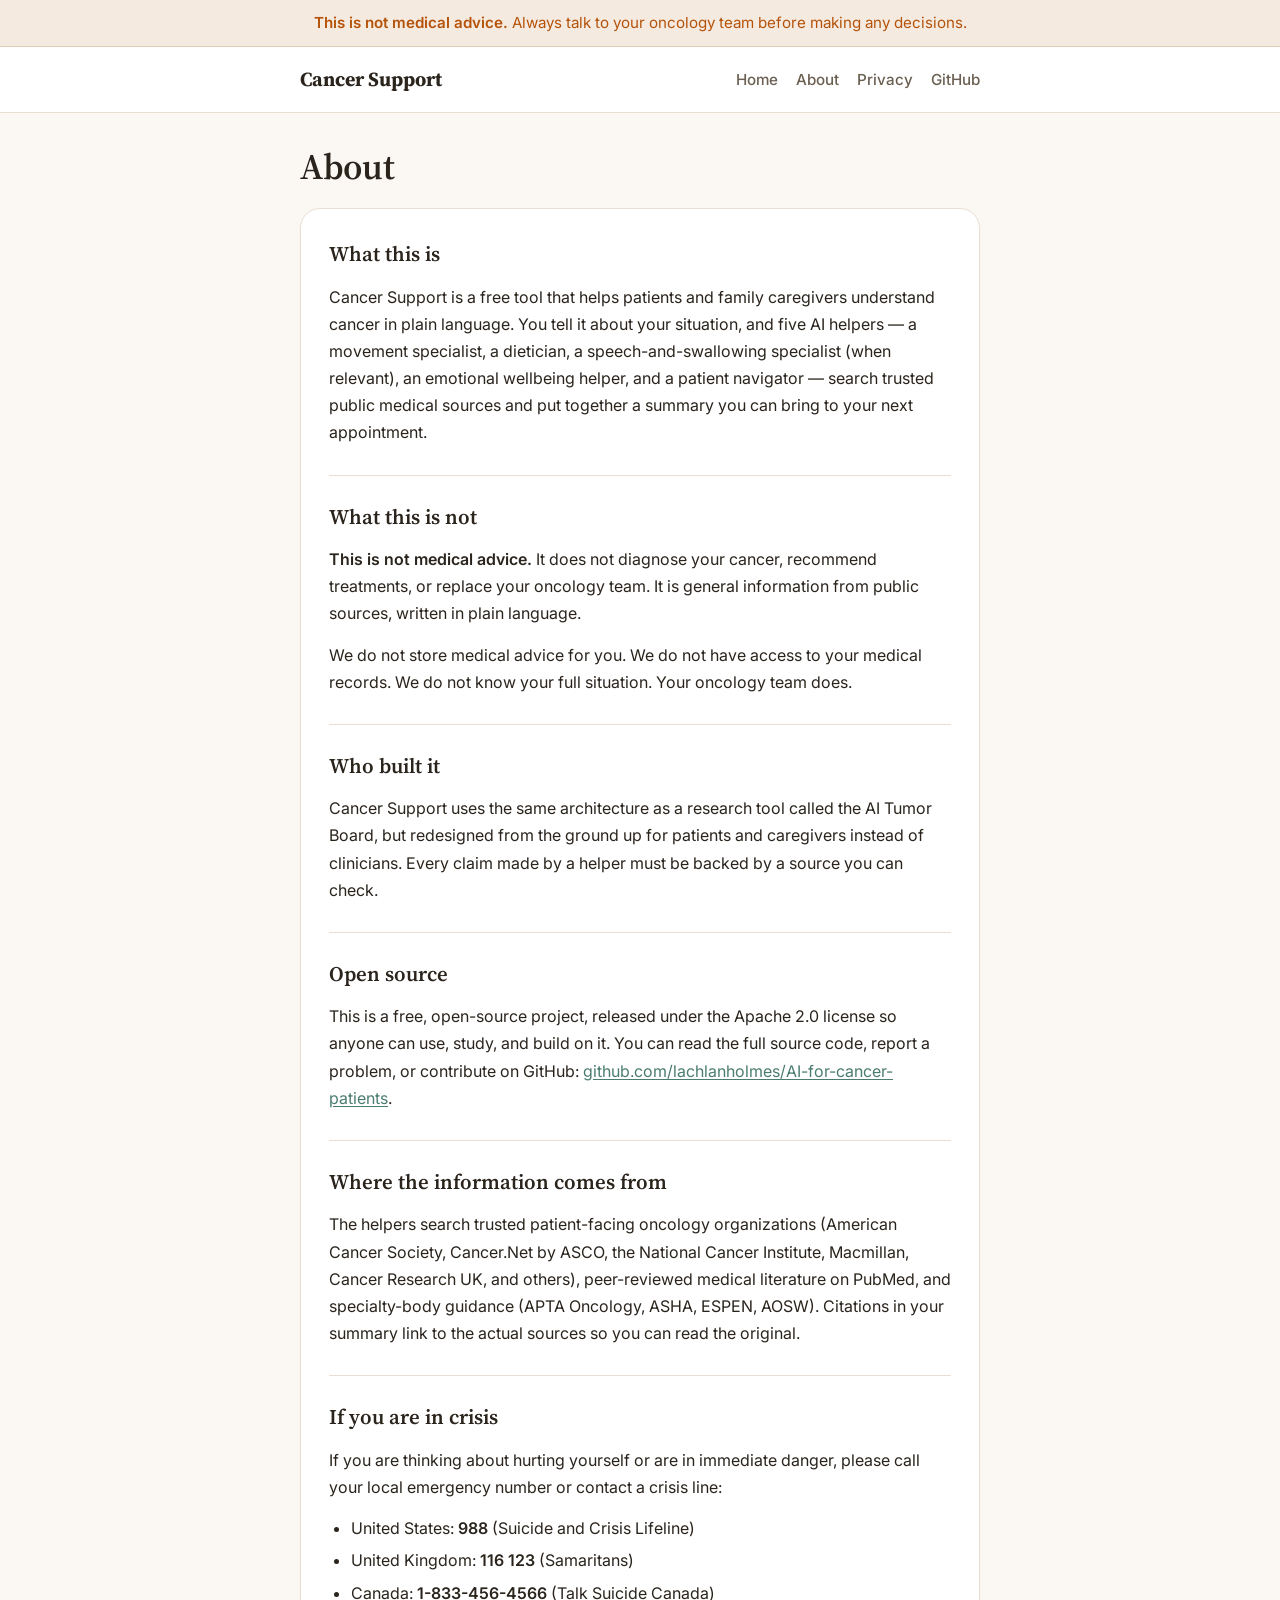
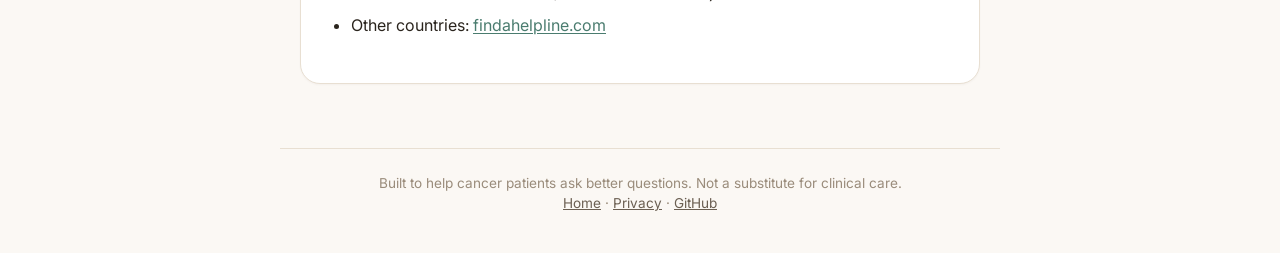
<file: static/about.html>
<!DOCTYPE html>
<html lang="en">
<head>
  <meta charset="UTF-8" />
  <meta name="viewport" content="width=device-width, initial-scale=1" />
  <title>About — Cancer Support</title>
  <link rel="stylesheet" href="/static/styles.css" />
  <link rel="preconnect" href="https://fonts.googleapis.com" />
  <link rel="preconnect" href="https://fonts.gstatic.com" crossorigin />
  <link href="https://fonts.googleapis.com/css2?family=Inter:wght@400;500;600;700&family=Source+Serif+4:opsz,wght@8..60,400;8..60,600;8..60,700&display=swap" rel="stylesheet" />
</head>
<body>
  <div class="disclaimer-banner" role="region" aria-label="Important notice">
    <strong>This is not medical advice.</strong> Always talk to your oncology team before making any decisions.
  </div>

  <header class="topbar" role="banner">
    <div class="topbar-inner">
      <a href="/" class="brand">Cancer Support</a>
      <nav aria-label="Primary">
        <a href="/">Home</a>
        <a href="/about">About</a>
        <a href="/privacy">Privacy</a>
        <a href="https://github.com/lachlanholmes/AI-for-cancer-patients" target="_blank" rel="noopener">GitHub</a>
      </nav>
    </div>
  </header>

  <main>
    <h1 class="hero-h1">About</h1>

    <article class="result-markdown" style="margin-top:20px">
      <h2>What this is</h2>
      <p>
        Cancer Support is a free tool that helps patients and family caregivers understand
        cancer in plain language. You tell it about your situation, and five AI helpers
        — a movement specialist, a dietician, a speech-and-swallowing specialist (when
        relevant), an emotional wellbeing helper, and a patient navigator — search trusted
        public medical sources and put together a summary you can bring to your next
        appointment.
      </p>

      <h2>What this is not</h2>
      <p>
        <strong>This is not medical advice.</strong> It does not diagnose your cancer,
        recommend treatments, or replace your oncology team. It is general information
        from public sources, written in plain language.
      </p>
      <p>
        We do not store medical advice for you. We do not have access to your medical
        records. We do not know your full situation. Your oncology team does.
      </p>

      <h2>Who built it</h2>
      <p>
        Cancer Support uses the same architecture as a research tool called the AI Tumor
        Board, but redesigned from the ground up for patients and caregivers instead of
        clinicians. Every claim made by a helper must be backed by a source you can check.
      </p>

      <h2>Open source</h2>
      <p>
        This is a free, open-source project, released under the Apache 2.0 license so anyone
        can use, study, and build on it. You can read the full source code, report a problem,
        or contribute on GitHub:
        <a href="https://github.com/lachlanholmes/AI-for-cancer-patients" target="_blank" rel="noopener">github.com/lachlanholmes/AI-for-cancer-patients</a>.
      </p>

      <h2>Where the information comes from</h2>
      <p>
        The helpers search trusted patient-facing oncology organizations
        (American Cancer Society, Cancer.Net by ASCO, the National Cancer Institute,
        Macmillan, Cancer Research UK, and others), peer-reviewed medical literature
        on PubMed, and specialty-body guidance (APTA Oncology, ASHA, ESPEN, AOSW).
        Citations in your summary link to the actual sources so you can read the
        original.
      </p>

      <h2>If you are in crisis</h2>
      <p>
        If you are thinking about hurting yourself or are in immediate danger,
        please call your local emergency number or contact a crisis line:
      </p>
      <ul>
        <li>United States: <strong>988</strong> (Suicide and Crisis Lifeline)</li>
        <li>United Kingdom: <strong>116 123</strong> (Samaritans)</li>
        <li>Canada: <strong>1-833-456-4566</strong> (Talk Suicide Canada)</li>
        <li>Other countries: <a href="https://findahelpline.com" target="_blank" rel="noopener noreferrer">findahelpline.com</a></li>
      </ul>
    </article>
  </main>

  <footer class="footer" role="contentinfo">
    <p>Built to help cancer patients ask better questions. Not a substitute for clinical care.</p>
    <p><a href="/">Home</a> · <a href="/privacy">Privacy</a> · <a href="https://github.com/lachlanholmes/AI-for-cancer-patients" target="_blank" rel="noopener">GitHub</a></p>
  </footer>
</body>
</html>
</file>
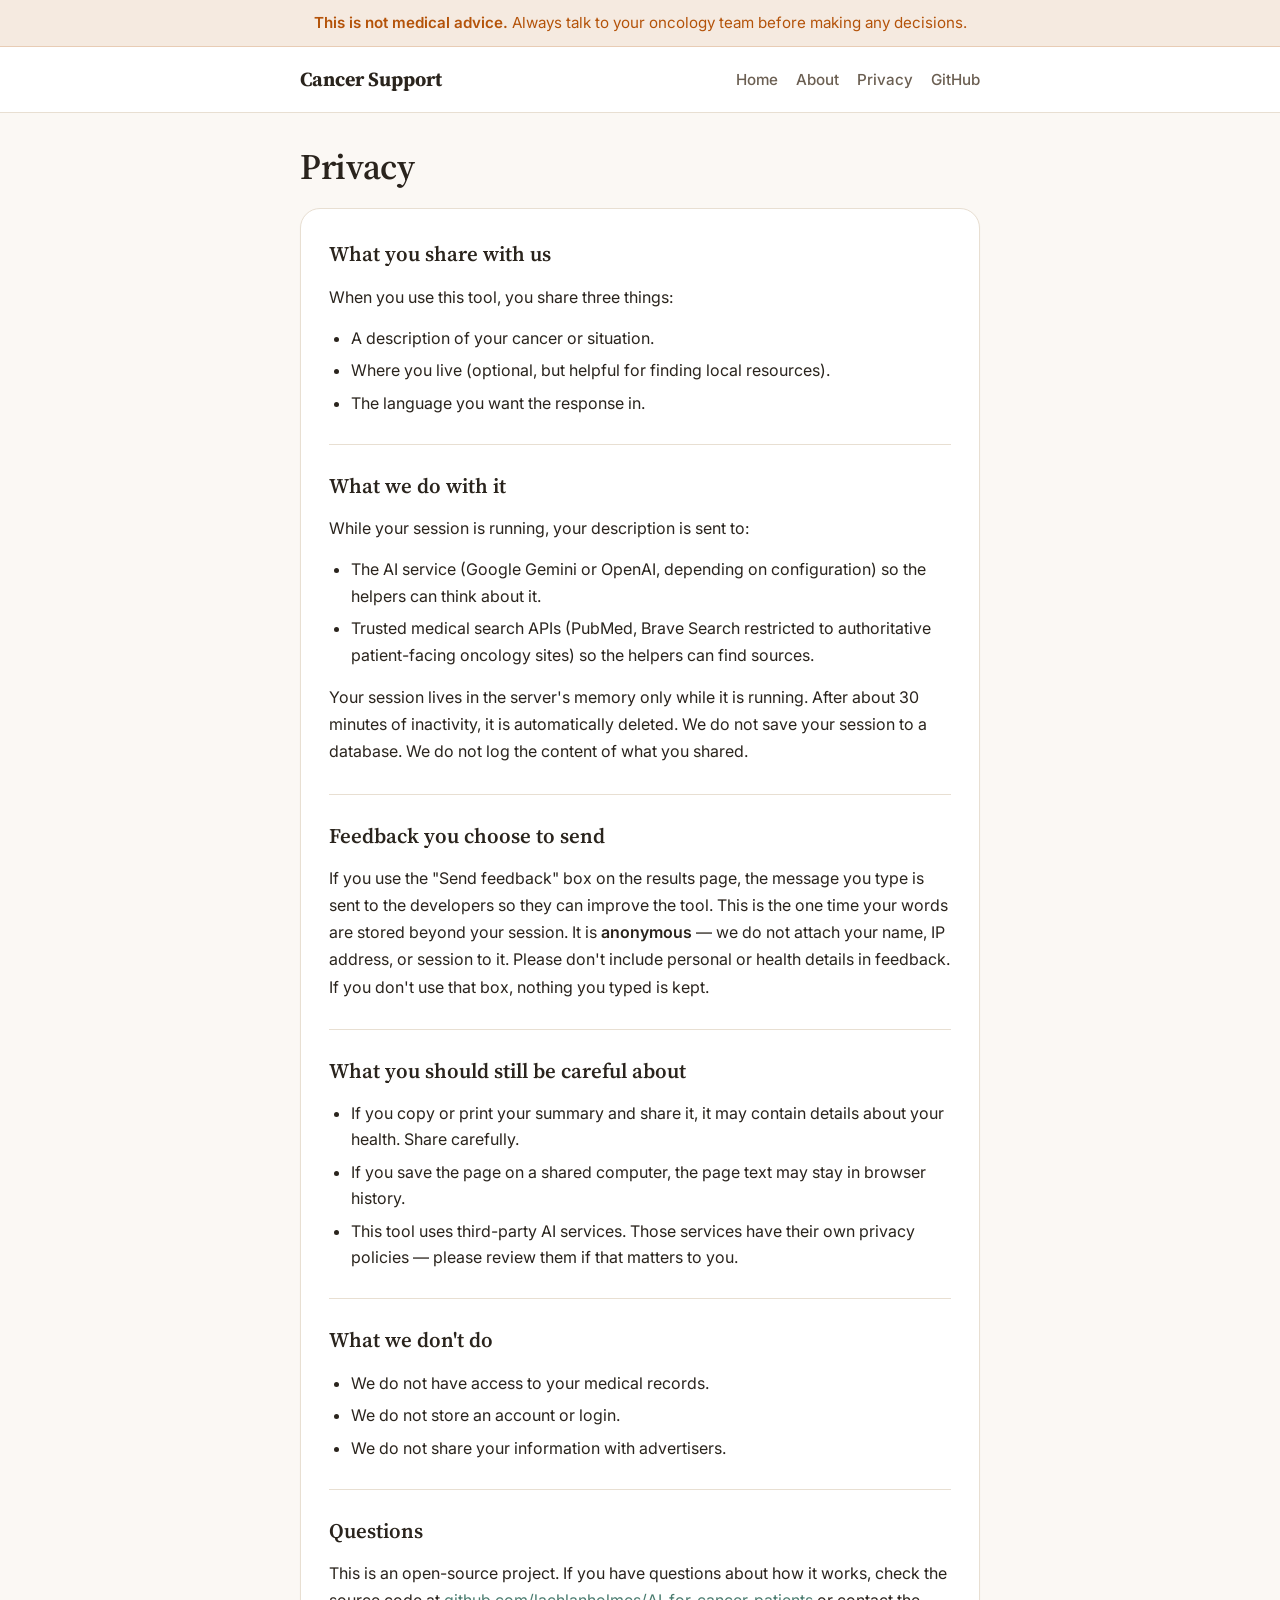
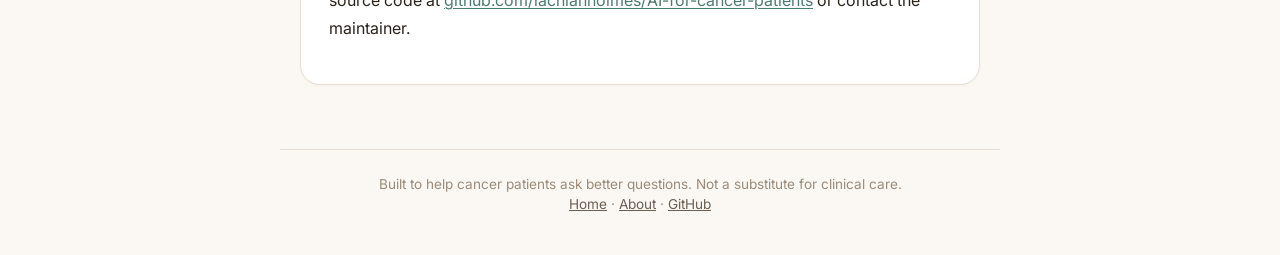
<file: static/privacy.html>
<!DOCTYPE html>
<html lang="en">
<head>
  <meta charset="UTF-8" />
  <meta name="viewport" content="width=device-width, initial-scale=1" />
  <title>Privacy — Cancer Support</title>
  <link rel="stylesheet" href="/static/styles.css" />
  <link rel="preconnect" href="https://fonts.googleapis.com" />
  <link rel="preconnect" href="https://fonts.gstatic.com" crossorigin />
  <link href="https://fonts.googleapis.com/css2?family=Inter:wght@400;500;600;700&family=Source+Serif+4:opsz,wght@8..60,400;8..60,600;8..60,700&display=swap" rel="stylesheet" />
</head>
<body>
  <div class="disclaimer-banner" role="region" aria-label="Important notice">
    <strong>This is not medical advice.</strong> Always talk to your oncology team before making any decisions.
  </div>

  <header class="topbar" role="banner">
    <div class="topbar-inner">
      <a href="/" class="brand">Cancer Support</a>
      <nav aria-label="Primary">
        <a href="/">Home</a>
        <a href="/about">About</a>
        <a href="/privacy">Privacy</a>
        <a href="https://github.com/lachlanholmes/AI-for-cancer-patients" target="_blank" rel="noopener">GitHub</a>
      </nav>
    </div>
  </header>

  <main>
    <h1 class="hero-h1">Privacy</h1>

    <article class="result-markdown" style="margin-top:20px">
      <h2>What you share with us</h2>
      <p>
        When you use this tool, you share three things:
      </p>
      <ul>
        <li>A description of your cancer or situation.</li>
        <li>Where you live (optional, but helpful for finding local resources).</li>
        <li>The language you want the response in.</li>
      </ul>

      <h2>What we do with it</h2>
      <p>
        While your session is running, your description is sent to:
      </p>
      <ul>
        <li>The AI service (Google Gemini or OpenAI, depending on configuration) so the helpers can think about it.</li>
        <li>Trusted medical search APIs (PubMed, Brave Search restricted to authoritative patient-facing oncology sites) so the helpers can find sources.</li>
      </ul>
      <p>
        Your session lives in the server's memory only while it is running. After about 30 minutes
        of inactivity, it is automatically deleted. We do not save your session to a database.
        We do not log the content of what you shared.
      </p>

      <h2>Feedback you choose to send</h2>
      <p>
        If you use the "Send feedback" box on the results page, the message you type is sent to the
        developers so they can improve the tool. This is the one time your words are stored beyond your
        session. It is <strong>anonymous</strong> — we do not attach your name, IP address, or session to
        it. Please don't include personal or health details in feedback. If you don't use that box, nothing
        you typed is kept.
      </p>

      <h2>What you should still be careful about</h2>
      <ul>
        <li>If you copy or print your summary and share it, it may contain details about your health. Share carefully.</li>
        <li>If you save the page on a shared computer, the page text may stay in browser history.</li>
        <li>This tool uses third-party AI services. Those services have their own privacy policies — please review them if that matters to you.</li>
      </ul>

      <h2>What we don't do</h2>
      <ul>
        <li>We do not have access to your medical records.</li>
        <li>We do not store an account or login.</li>
        <li>We do not share your information with advertisers.</li>
      </ul>

      <h2>Questions</h2>
      <p>
        This is an open-source project. If you have questions about how it works,
        check the source code at
        <a href="https://github.com/lachlanholmes/AI-for-cancer-patients" target="_blank" rel="noopener">github.com/lachlanholmes/AI-for-cancer-patients</a>
        or contact the maintainer.
      </p>
    </article>
  </main>

  <footer class="footer" role="contentinfo">
    <p>Built to help cancer patients ask better questions. Not a substitute for clinical care.</p>
    <p><a href="/">Home</a> · <a href="/about">About</a> · <a href="https://github.com/lachlanholmes/AI-for-cancer-patients" target="_blank" rel="noopener">GitHub</a></p>
  </footer>
</body>
</html>
</file>
<file: static/styles.css>
/* Cancer Support — patient-facing styles
   Warm, calm, mobile-first. Sage primary + cream surface, large readable type. */

:root {
  /* Surfaces */
  --bg:           #FBF8F4;
  --bg-elev:      #FFFFFF;
  --bg-sunken:    #F2EDE6;
  --bg-tint:      #FAF6F0;

  /* Borders */
  --border:        #E8DFD2;
  --border-strong: #D5C7B3;

  /* Text */
  --text:        #2A241D;
  --text-muted:  #6B5F52;
  --text-faint:  #9A8C7B;

  /* Primary (sage) */
  --primary:        #4A7C6F;
  --primary-strong: #355C52;
  --primary-soft:   rgba(74, 124, 111, 0.10);

  /* Accent (warm amber, used for citations) */
  --accent:        #C97B3F;
  --accent-strong: #A85F2A;
  --accent-soft:   rgba(201, 123, 63, 0.12);

  /* Status */
  --warn:    #B45309;
  --warn-bg: rgba(180, 83, 9, 0.08);
  --danger:  #A73B28;
  --success: #4A7C6F;
  --skipped: #B8AC9C;

  /* Shape */
  --radius-sm: 8px;
  --radius-md: 14px;
  --radius-lg: 20px;
  --shadow-sm: 0 1px 2px rgba(80, 60, 40, 0.04);
  --shadow-md: 0 4px 16px rgba(80, 60, 40, 0.07);

  /* Type */
  --font-sans: 'Inter', -apple-system, BlinkMacSystemFont, 'Segoe UI', system-ui, sans-serif;
  --font-serif: 'Source Serif 4', Georgia, 'Times New Roman', serif;
  --max-content: 720px;
}

* {
  box-sizing: border-box;
  margin: 0;
  padding: 0;
}

html {
  font-size: 16px;
  -webkit-text-size-adjust: 100%;
  text-size-adjust: 100%;
}

body {
  background: var(--bg);
  color: var(--text);
  font-family: var(--font-sans);
  font-size: 1rem;
  line-height: 1.65;
  font-weight: 400;
  -webkit-font-smoothing: antialiased;
  -moz-osx-font-smoothing: grayscale;
}

/* --- Disclaimer banner ----------------------------------------------------- */

.disclaimer-banner {
  background: var(--warn-bg);
  color: var(--warn);
  border-bottom: 1px solid rgba(180, 83, 9, 0.2);
  padding: 12px 16px;
  text-align: center;
  font-size: 0.95rem;
  line-height: 1.45;
  position: sticky;
  top: 0;
  z-index: 100;
}

.disclaimer-banner strong {
  font-weight: 600;
}

/* --- Topbar --------------------------------------------------------------- */

.topbar {
  background: var(--bg-elev);
  border-bottom: 1px solid var(--border);
}

.topbar-inner {
  max-width: var(--max-content);
  margin: 0 auto;
  padding: 16px 20px;
  display: flex;
  align-items: center;
  justify-content: space-between;
  gap: 16px;
}

.brand {
  font-family: var(--font-serif);
  font-weight: 700;
  font-size: 1.25rem;
  color: var(--text);
  text-decoration: none;
}

.topbar nav {
  display: flex;
  gap: 18px;
}

.topbar nav a {
  color: var(--text-muted);
  text-decoration: none;
  font-size: 0.95rem;
  font-weight: 500;
}

.topbar nav a:hover,
.topbar nav a:focus-visible {
  color: var(--primary);
}

/* --- Main / views --------------------------------------------------------- */

main {
  max-width: var(--max-content);
  margin: 0 auto;
  padding: 32px 20px 64px;
}

.view {
  margin-bottom: 40px;
}

.hero-h1 {
  font-family: var(--font-serif);
  font-weight: 600;
  font-size: 2.25rem;
  line-height: 1.2;
  color: var(--text);
  margin-bottom: 12px;
  letter-spacing: -0.01em;
}

.hero-sub {
  font-size: 1.05rem;
  color: var(--text-muted);
  margin-bottom: 32px;
  max-width: 60ch;
}

/* --- Form ----------------------------------------------------------------- */

.patient-form {
  background: var(--bg-elev);
  border: 1px solid var(--border);
  border-radius: var(--radius-lg);
  padding: 28px;
  box-shadow: var(--shadow-sm);
  display: flex;
  flex-direction: column;
  gap: 22px;
}

.field {
  display: flex;
  flex-direction: column;
  gap: 8px;
}

.field-label {
  font-weight: 600;
  color: var(--text);
  font-size: 1rem;
}

.field-help {
  color: var(--text-muted);
  font-size: 0.9rem;
  line-height: 1.5;
}

.field-optional {
  color: var(--text-faint);
  font-weight: 400;
  font-size: 0.85em;
  margin-left: 4px;
}

.field textarea,
.field input[type="text"] {
  font-family: var(--font-sans);
  font-size: 1rem;
  color: var(--text);
  background: var(--bg-tint);
  border: 1.5px solid var(--border);
  border-radius: var(--radius-md);
  padding: 12px 14px;
  line-height: 1.55;
  width: 100%;
  resize: vertical;
  transition: border-color 0.15s, background 0.15s;
}

.field textarea {
  min-height: 140px;
}

.field textarea:focus,
.field input:focus {
  outline: none;
  border-color: var(--primary);
  background: var(--bg-elev);
  box-shadow: 0 0 0 3px var(--primary-soft);
}

.field-error {
  color: var(--danger);
  font-size: 0.9rem;
  min-height: 1.2em;
}

.field textarea[aria-invalid="true"],
.field input[aria-invalid="true"] {
  border-color: var(--danger);
}

.checkbox-field {
  display: flex;
  align-items: flex-start;
  gap: 10px;
  cursor: pointer;
  padding: 12px;
  background: var(--bg-tint);
  border-radius: var(--radius-md);
  border: 1px solid var(--border);
  color: var(--text);
  font-size: 0.95rem;
  line-height: 1.5;
}

.checkbox-field input[type="checkbox"] {
  margin-top: 3px;
  width: 18px;
  height: 18px;
  accent-color: var(--primary);
  flex-shrink: 0;
}

/* --- Buttons -------------------------------------------------------------- */

.form-actions {
  display: flex;
  gap: 12px;
  flex-wrap: wrap;
  margin-top: 4px;
}

.btn {
  font-family: var(--font-sans);
  font-size: 1rem;
  font-weight: 600;
  border-radius: var(--radius-md);
  padding: 12px 22px;
  border: 1.5px solid transparent;
  cursor: pointer;
  transition: background 0.15s, border-color 0.15s, color 0.15s, transform 0.05s;
  text-decoration: none;
  display: inline-flex;
  align-items: center;
  justify-content: center;
  min-height: 44px;
}

.btn:active {
  transform: translateY(1px);
}

.btn-primary {
  background: var(--primary);
  color: white;
}

.btn-primary:hover,
.btn-primary:focus-visible {
  background: var(--primary-strong);
  outline: none;
}

.btn-primary:disabled {
  background: var(--text-faint);
  cursor: not-allowed;
}

.btn-ghost {
  background: transparent;
  color: var(--text-muted);
  border-color: var(--border-strong);
}

.btn-ghost:hover,
.btn-ghost:focus-visible {
  border-color: var(--primary);
  color: var(--primary);
  outline: none;
}

/* --- How it works --------------------------------------------------------- */

.how-it-works {
  margin-top: 40px;
  padding: 24px;
  background: var(--bg-sunken);
  border-radius: var(--radius-lg);
}

/* Anonymous feedback box at the bottom of the results view. */
.feedback-box {
  margin-top: 40px;
  padding: 24px;
  background: var(--bg-sunken);
  border-radius: var(--radius-lg);
}

.feedback-box h3 {
  font-family: var(--font-serif);
  font-weight: 600;
  font-size: 1.2rem;
  margin-bottom: 8px;
  color: var(--text);
}

.feedback-intro {
  color: var(--text-muted);
  font-size: 0.95rem;
  line-height: 1.55;
  margin-bottom: 14px;
}

.feedback-actions {
  display: flex;
  align-items: center;
  gap: 14px;
  flex-wrap: wrap;
  margin-top: 12px;
}

.feedback-status {
  color: var(--text-muted);
  font-size: 0.9rem;
}

/* Honeypot: off-screen for humans, still "fillable" for naive bots. */
.hp-field {
  position: absolute;
  left: -9999px;
  width: 1px;
  height: 1px;
  opacity: 0;
}

/* Subtle "jump to feedback" link near the appointment CTA. */
.feedback-jump-wrap {
  margin: 8px 0 0;
  text-align: right;
}

.feedback-jump {
  font-size: 0.88rem;
  color: var(--text-muted);
  text-decoration: none;
}

.feedback-jump:hover {
  color: var(--primary);
  text-decoration: underline;
}

html {
  scroll-behavior: smooth;
}

.how-it-works h2 {
  font-family: var(--font-serif);
  font-weight: 600;
  font-size: 1.3rem;
  margin-bottom: 16px;
  color: var(--text);
}

.how-steps {
  list-style: none;
  counter-reset: how;
  display: flex;
  flex-direction: column;
  gap: 14px;
}

.how-steps li {
  counter-increment: how;
  padding-left: 36px;
  position: relative;
  font-size: 0.98rem;
  color: var(--text-muted);
  line-height: 1.55;
}

.how-steps li::before {
  content: counter(how);
  position: absolute;
  left: 0;
  top: 0;
  width: 26px;
  height: 26px;
  border-radius: 50%;
  background: var(--primary);
  color: white;
  font-weight: 600;
  font-size: 0.85rem;
  display: flex;
  align-items: center;
  justify-content: center;
}

.how-steps strong {
  color: var(--text);
  font-weight: 600;
}

/* --- Working view --------------------------------------------------------- */

.working-header {
  display: flex;
  justify-content: space-between;
  align-items: center;
  gap: 16px;
  margin-bottom: 8px;
}

.working-header h2 {
  font-family: var(--font-serif);
  font-weight: 600;
  font-size: 1.6rem;
  color: var(--text);
}

.working-sub {
  color: var(--text-muted);
  font-size: 0.95rem;
  margin-bottom: 24px;
}

.agent-stack {
  display: flex;
  flex-direction: column;
  gap: 14px;
}

.agent-card {
  background: var(--bg-elev);
  border: 1px solid var(--border);
  border-radius: var(--radius-md);
  padding: 16px 18px;
  display: flex;
  align-items: center;
  gap: 14px;
  transition: opacity 0.2s, border-color 0.2s;
}

.agent-card.is-waiting {
  opacity: 0.55;
}

.agent-card.is-skipped {
  opacity: 0.6;
  background: var(--bg-sunken);
}

.agent-card.is-done {
  border-color: var(--primary-soft);
}

.agent-card.is-error {
  border-color: rgba(167, 59, 40, 0.3);
}

.agent-avatar {
  width: 44px;
  height: 44px;
  border-radius: 12px;
  background: var(--primary);
  color: white;
  font-family: var(--font-serif);
  font-weight: 600;
  font-size: 1.05rem;
  display: flex;
  align-items: center;
  justify-content: center;
  flex-shrink: 0;
}

.agent-body {
  flex: 1;
  min-width: 0;
}

.agent-name {
  font-weight: 600;
  color: var(--text);
  margin-bottom: 2px;
}

.agent-status {
  font-size: 0.92rem;
  color: var(--text-muted);
}

.agent-sources {
  font-size: 0.85rem;
  color: var(--text-faint);
  margin-top: 4px;
}

.agent-icon {
  width: 24px;
  text-align: center;
  font-size: 1.1rem;
  flex-shrink: 0;
  color: var(--text-faint);
}

.agent-card.is-done .agent-icon {
  color: var(--primary);
}

.agent-card.is-error .agent-icon {
  color: var(--danger);
}

.phase-line {
  margin-top: 20px;
  padding: 14px 18px;
  background: var(--primary-soft);
  border-radius: var(--radius-md);
  color: var(--primary-strong);
  font-size: 0.95rem;
  font-weight: 500;
}

.phase-line:empty {
  display: none;
}

/* --- Result view ---------------------------------------------------------- */

.result-sub {
  color: var(--text-muted);
  font-size: 0.95rem;
  margin-bottom: 20px;
}

#result-heading {
  font-family: var(--font-serif);
  font-weight: 600;
  font-size: 1.8rem;
  margin-bottom: 8px;
  color: var(--text);
}

.appt-cta {
  background: var(--accent-soft);
  border: 1.5px solid var(--accent);
  border-radius: var(--radius-md);
  padding: 18px 20px;
  margin-bottom: 20px;
  display: flex;
  justify-content: space-between;
  gap: 18px;
  flex-wrap: wrap;
  align-items: center;
}

.appt-cta-text {
  display: flex;
  flex-direction: column;
  gap: 4px;
  flex: 1;
  min-width: 220px;
}

.appt-cta-text strong {
  color: var(--accent-strong);
  font-size: 1.05rem;
}

.appt-cta-text span {
  color: var(--text-muted);
  font-size: 0.92rem;
}

.appt-cta-actions {
  display: flex;
  gap: 10px;
  flex-wrap: wrap;
}

.result-disclaimer {
  background: var(--warn-bg);
  border-left: 4px solid var(--warn);
  border-radius: 0 var(--radius-sm) var(--radius-sm) 0;
  padding: 14px 18px;
  color: var(--text);
  margin-bottom: 24px;
  font-size: 0.98rem;
  line-height: 1.55;
}

.result-disclaimer-bottom {
  background: var(--warn-bg);
  border-left: 4px solid var(--warn);
  border-radius: 0 var(--radius-sm) var(--radius-sm) 0;
  padding: 14px 18px;
  color: var(--text);
  margin: 32px 0 24px;
  font-size: 0.98rem;
  line-height: 1.55;
}

.result-markdown {
  background: var(--bg-elev);
  border: 1px solid var(--border);
  border-radius: var(--radius-lg);
  padding: 28px;
  box-shadow: var(--shadow-sm);
}

.result-markdown h1 {
  font-family: var(--font-serif);
  font-weight: 700;
  font-size: 1.7rem;
  margin: 0 0 18px;
  color: var(--text);
}

.result-markdown h2 {
  font-family: var(--font-serif);
  font-weight: 600;
  font-size: 1.3rem;
  margin: 28px 0 12px;
  color: var(--text);
  border-top: 1px solid var(--border);
  padding-top: 24px;
}

.result-markdown h2:first-of-type {
  border-top: none;
  padding-top: 0;
  margin-top: 0;
}

.result-markdown h3 {
  font-family: var(--font-serif);
  font-weight: 600;
  font-size: 1.1rem;
  margin: 20px 0 10px;
  color: var(--text);
}

.result-markdown p {
  margin-bottom: 14px;
  line-height: 1.7;
  max-width: 65ch;
}

.result-markdown ul,
.result-markdown ol {
  margin: 0 0 16px 22px;
}

.result-markdown li {
  margin-bottom: 6px;
  line-height: 1.65;
}

.result-markdown strong {
  font-weight: 600;
  color: var(--text);
}

.result-markdown a {
  color: var(--primary);
  text-decoration: underline;
  text-underline-offset: 2px;
}

.result-markdown a:hover {
  color: var(--primary-strong);
}

.result-markdown blockquote {
  border-left: 4px solid var(--accent);
  background: var(--accent-soft);
  padding: 12px 16px;
  margin: 16px 0;
  border-radius: 0 var(--radius-sm) var(--radius-sm) 0;
  color: var(--text);
}

.cite {
  display: inline-block;
  padding: 1px 6px;
  background: var(--accent-soft);
  color: var(--accent-strong);
  border-radius: 4px;
  font-size: 0.85em;
  font-weight: 600;
  text-decoration: none;
}

.cite:hover {
  background: var(--accent);
  color: white;
}

/* --- References ----------------------------------------------------------- */

.references-section {
  margin-top: 32px;
  padding: 24px;
  background: var(--bg-sunken);
  border-radius: var(--radius-lg);
}

.references-section h3 {
  font-family: var(--font-serif);
  font-weight: 600;
  font-size: 1.2rem;
  margin-bottom: 8px;
  color: var(--text);
}

.refs-hint {
  color: var(--text-muted);
  font-size: 0.9rem;
  margin-bottom: 16px;
}

.references-list {
  list-style: none;
  display: flex;
  flex-direction: column;
  gap: 12px;
}

.references-list li {
  background: var(--bg-elev);
  padding: 12px 14px;
  border-radius: var(--radius-sm);
  border: 1px solid var(--border);
  font-size: 0.92rem;
  line-height: 1.5;
}

.ref-label {
  display: inline-block;
  font-weight: 700;
  color: var(--accent-strong);
  margin-right: 6px;
}

.ref-title {
  color: var(--text);
  font-weight: 500;
}

.ref-meta {
  color: var(--text-muted);
  font-size: 0.85rem;
  margin-top: 4px;
}

.ref-meta a {
  color: var(--primary);
}

/* Source-kind cues on each reference card */
.references-list li.ref-kind-patient_story {
  border-left: 3px solid #B05E6E;   /* warm rose, matches Stories agent */
  background: #FBF6F4;
}
.references-list li.ref-kind-resource_directory {
  border-left: 3px solid var(--accent);
}
.references-list li.ref-kind-patient_source {
  border-left: 3px solid var(--primary-soft);
}

.ref-badge {
  display: inline-block;
  font-size: 0.72rem;
  font-weight: 600;
  text-transform: uppercase;
  letter-spacing: 0.04em;
  padding: 2px 7px;
  border-radius: 999px;
  margin-right: 8px;
  vertical-align: 2px;
}
.ref-badge-story {
  background: #B05E6E;
  color: #FFF6F4;
}
.ref-badge-resource {
  background: var(--accent);
  color: var(--bg-elev);
}
.ref-badge-source {
  background: var(--primary);
  color: #FFFFFF;
}

/* Plain-English summary block inside each reference card */
.ref-lay {
  background: var(--bg-tint);
  padding: 8px 10px;
  border-radius: var(--radius-sm);
  margin-top: 8px;
  border-left: 3px solid var(--primary);
  color: var(--text);
  font-size: 0.92rem;
  line-height: 1.55;
}
.ref-lay-label {
  font-weight: 700;
  color: var(--primary-strong);
  margin-right: 4px;
}

/* Hover tooltip for inline [N] citations */
.cite-tooltip {
  position: absolute;
  z-index: 9999;
  max-width: 380px;
  min-width: 240px;
  background: var(--bg-elev);
  border: 1px solid var(--border-strong);
  border-radius: var(--radius-md);
  box-shadow: 0 12px 32px rgba(80, 60, 40, 0.18);
  padding: 12px 14px;
  font-size: 0.9rem;
  line-height: 1.55;
  color: var(--text);
  pointer-events: auto;
}
.cite-tooltip[hidden] { display: none; }
.cite-tooltip-head {
  display: flex;
  flex-wrap: wrap;
  gap: 6px;
  align-items: baseline;
  margin-bottom: 4px;
}
.cite-tooltip-label {
  font-weight: 700;
  color: var(--accent-strong);
}
.cite-tooltip-title {
  font-weight: 500;
  color: var(--text);
}
.cite-tooltip-meta {
  color: var(--text-muted);
  font-size: 0.82rem;
  margin-bottom: 8px;
}
.cite-tooltip-meta a {
  color: var(--primary);
}
.cite-tooltip-laylabel {
  font-weight: 700;
  color: var(--primary-strong);
  font-size: 0.82rem;
  text-transform: uppercase;
  letter-spacing: 0.04em;
  margin-bottom: 4px;
}
.cite-tooltip-lay {
  background: var(--bg-tint);
  padding: 8px 10px;
  border-radius: var(--radius-sm);
  border-left: 3px solid var(--primary);
  color: var(--text);
}
.cite-tooltip-lay-missing {
  color: var(--text-muted);
  font-style: italic;
  border-left-color: var(--border);
}
.cite-tooltip-lay-loading {
  color: var(--text-muted);
  font-style: italic;
  border-left-color: var(--accent);
}

/* Tooltip should NOT appear when printing — print stylesheet hides it. */
@media print {
  .cite-tooltip { display: none !important; }
}

/* --- Footer --------------------------------------------------------------- */

.footer {
  max-width: var(--max-content);
  margin: 0 auto;
  padding: 24px 20px 40px;
  text-align: center;
  color: var(--text-faint);
  font-size: 0.85rem;
  line-height: 1.5;
  border-top: 1px solid var(--border);
}

.footer a {
  color: var(--text-muted);
}

/* --- Responsive ----------------------------------------------------------- */

@media (max-width: 600px) {
  .hero-h1 {
    font-size: 1.75rem;
  }

  .patient-form,
  .result-markdown {
    padding: 20px;
  }

  .appt-cta {
    flex-direction: column;
    align-items: stretch;
  }

  .appt-cta-actions {
    width: 100%;
  }

  .appt-cta-actions .btn {
    flex: 1;
  }

  .form-actions {
    flex-direction: column;
  }

  .form-actions .btn {
    width: 100%;
  }
}

/* --- Print stylesheet ----------------------------------------------------- */

.print-source { display: none; }
@media print {
  .topbar,
  .disclaimer-banner,
  .footer,
  .appt-cta,
  #cancel-btn,
  #restart-btn,
  #result-reset-btn,
  .how-it-works,
  #view-form,
  .feedback-box,
  .feedback-jump-wrap,
  #view-working {
    display: none !important;
  }
  .print-source {
    display: block;
    margin-top: 16px;
    padding-top: 8px;
    border-top: 1px solid #ccc;
    font-size: 9pt;
    color: #555;
  }

  body {
    background: white;
    color: black;
    font-size: 11pt;
    line-height: 1.5;
  }

  main {
    max-width: 100%;
    padding: 0;
  }

  .result-disclaimer,
  .result-disclaimer-bottom {
    border: 2px solid #B45309;
    background: white;
    padding: 8px 12px;
    margin: 12px 0;
  }

  .result-markdown {
    background: white;
    border: none;
    box-shadow: none;
    padding: 0;
  }

  .result-markdown h1,
  .result-markdown h2,
  .result-markdown h3 {
    color: black;
    page-break-after: avoid;
  }

  .references-section {
    background: white;
    border: 1px solid #999;
    page-break-before: auto;
  }

  .cite {
    color: black;
    background: transparent;
    border: 1px solid #999;
    padding: 0 4px;
  }

  a {
    color: black;
    text-decoration: underline;
  }

  a[href]::after {
    content: " (" attr(href) ")";
    font-size: 0.85em;
    color: #555;
  }
}
</file>
